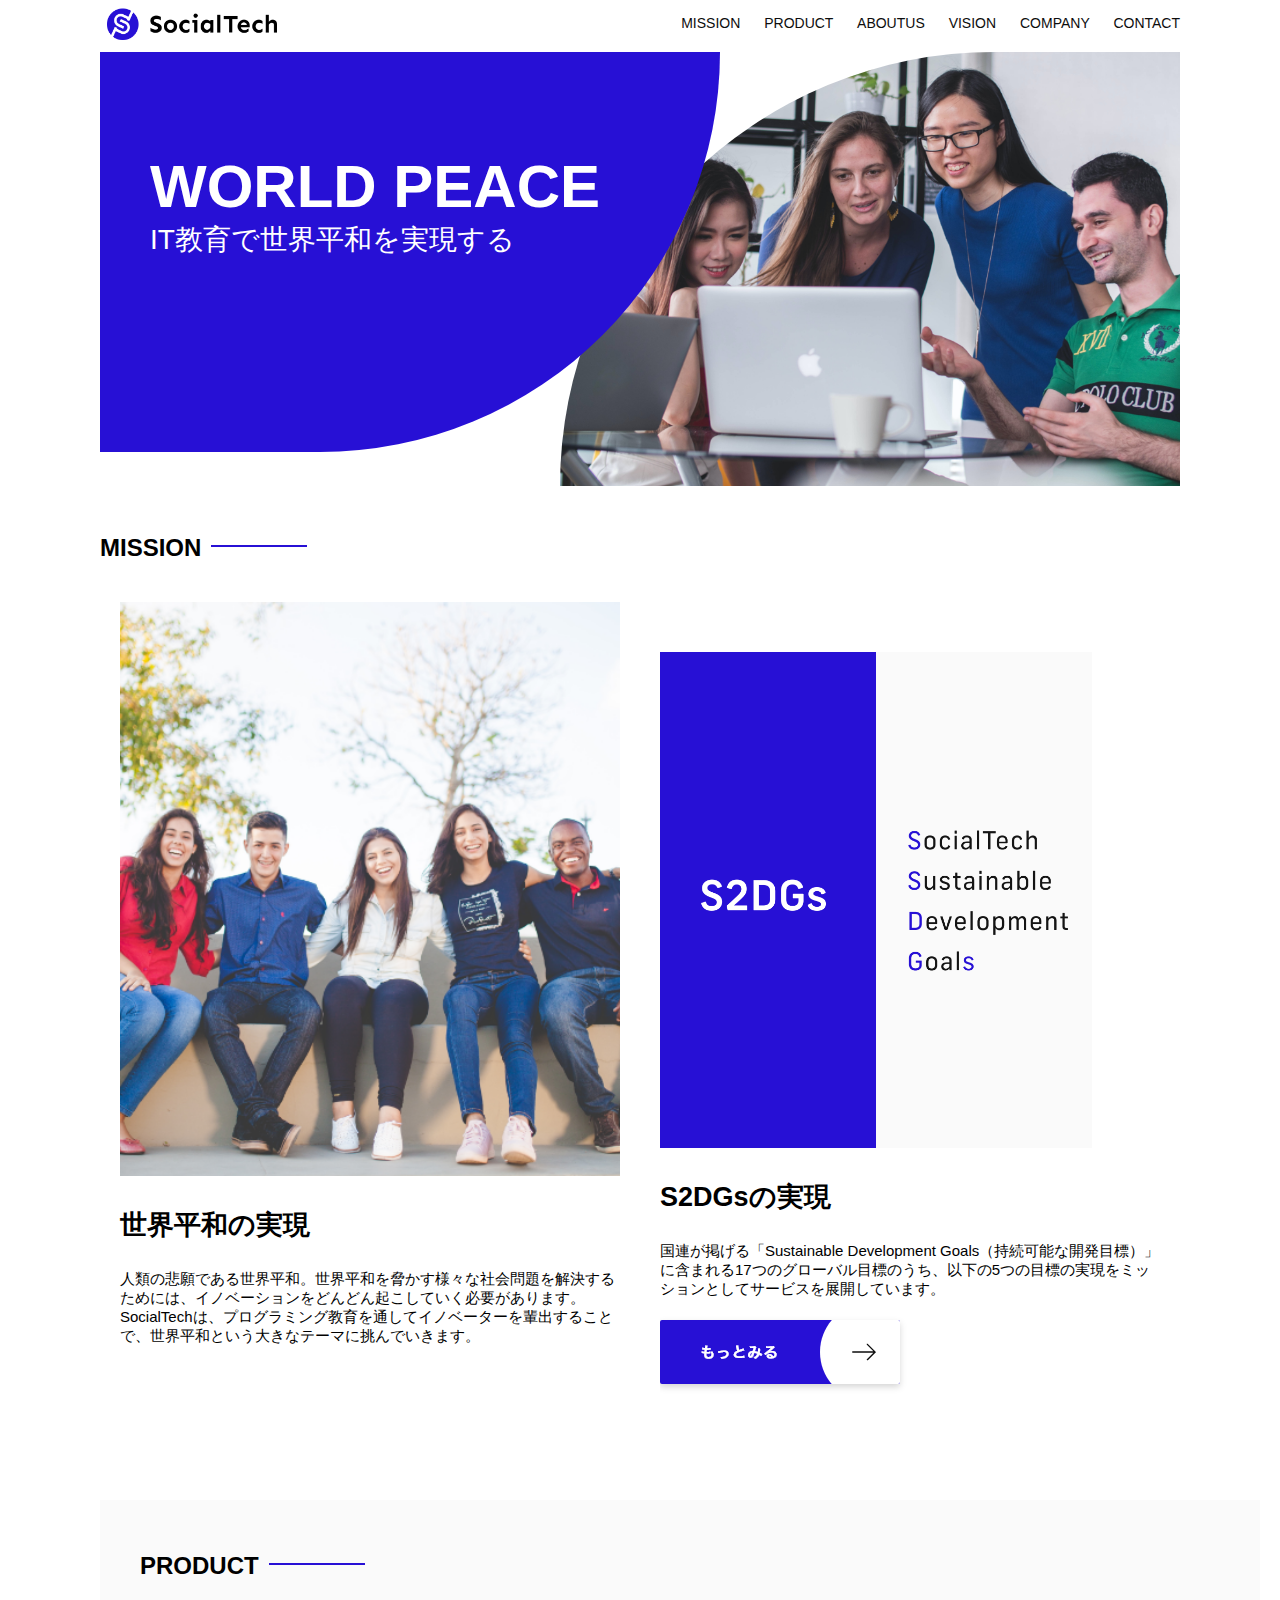
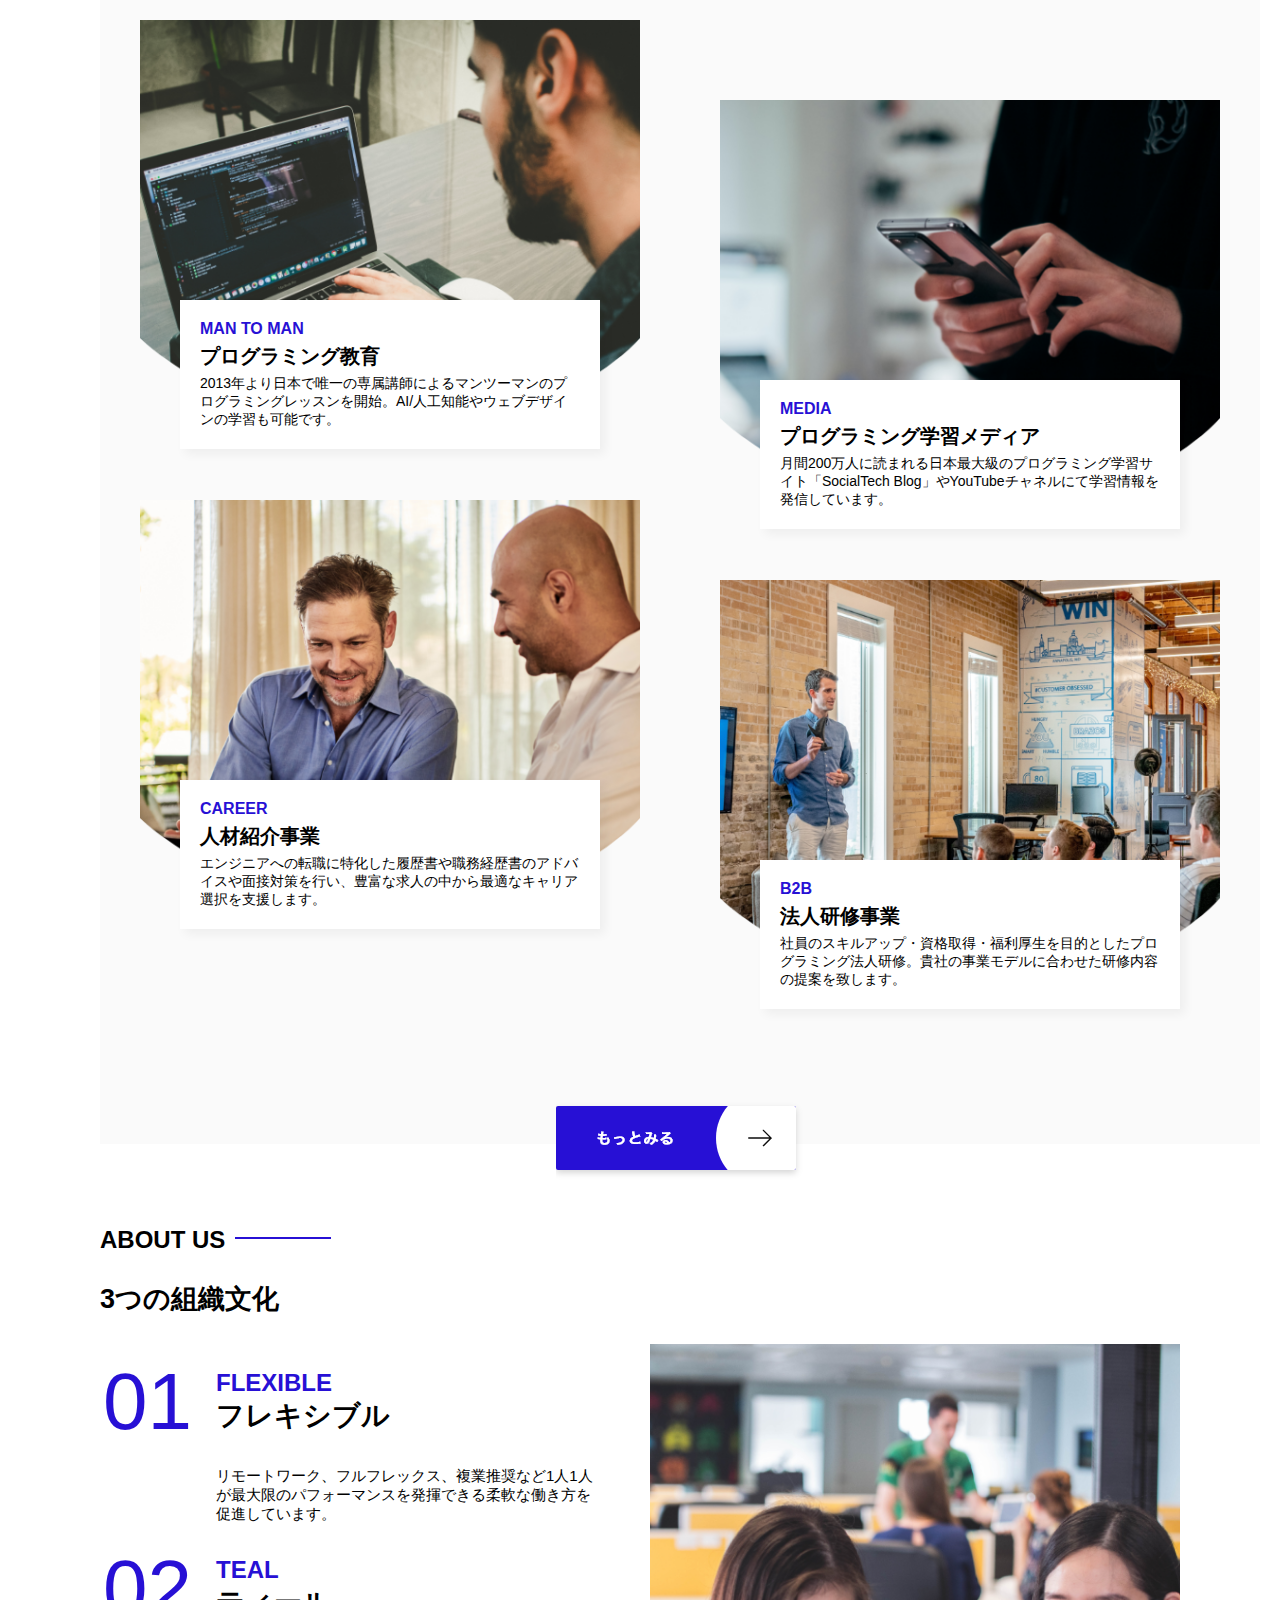
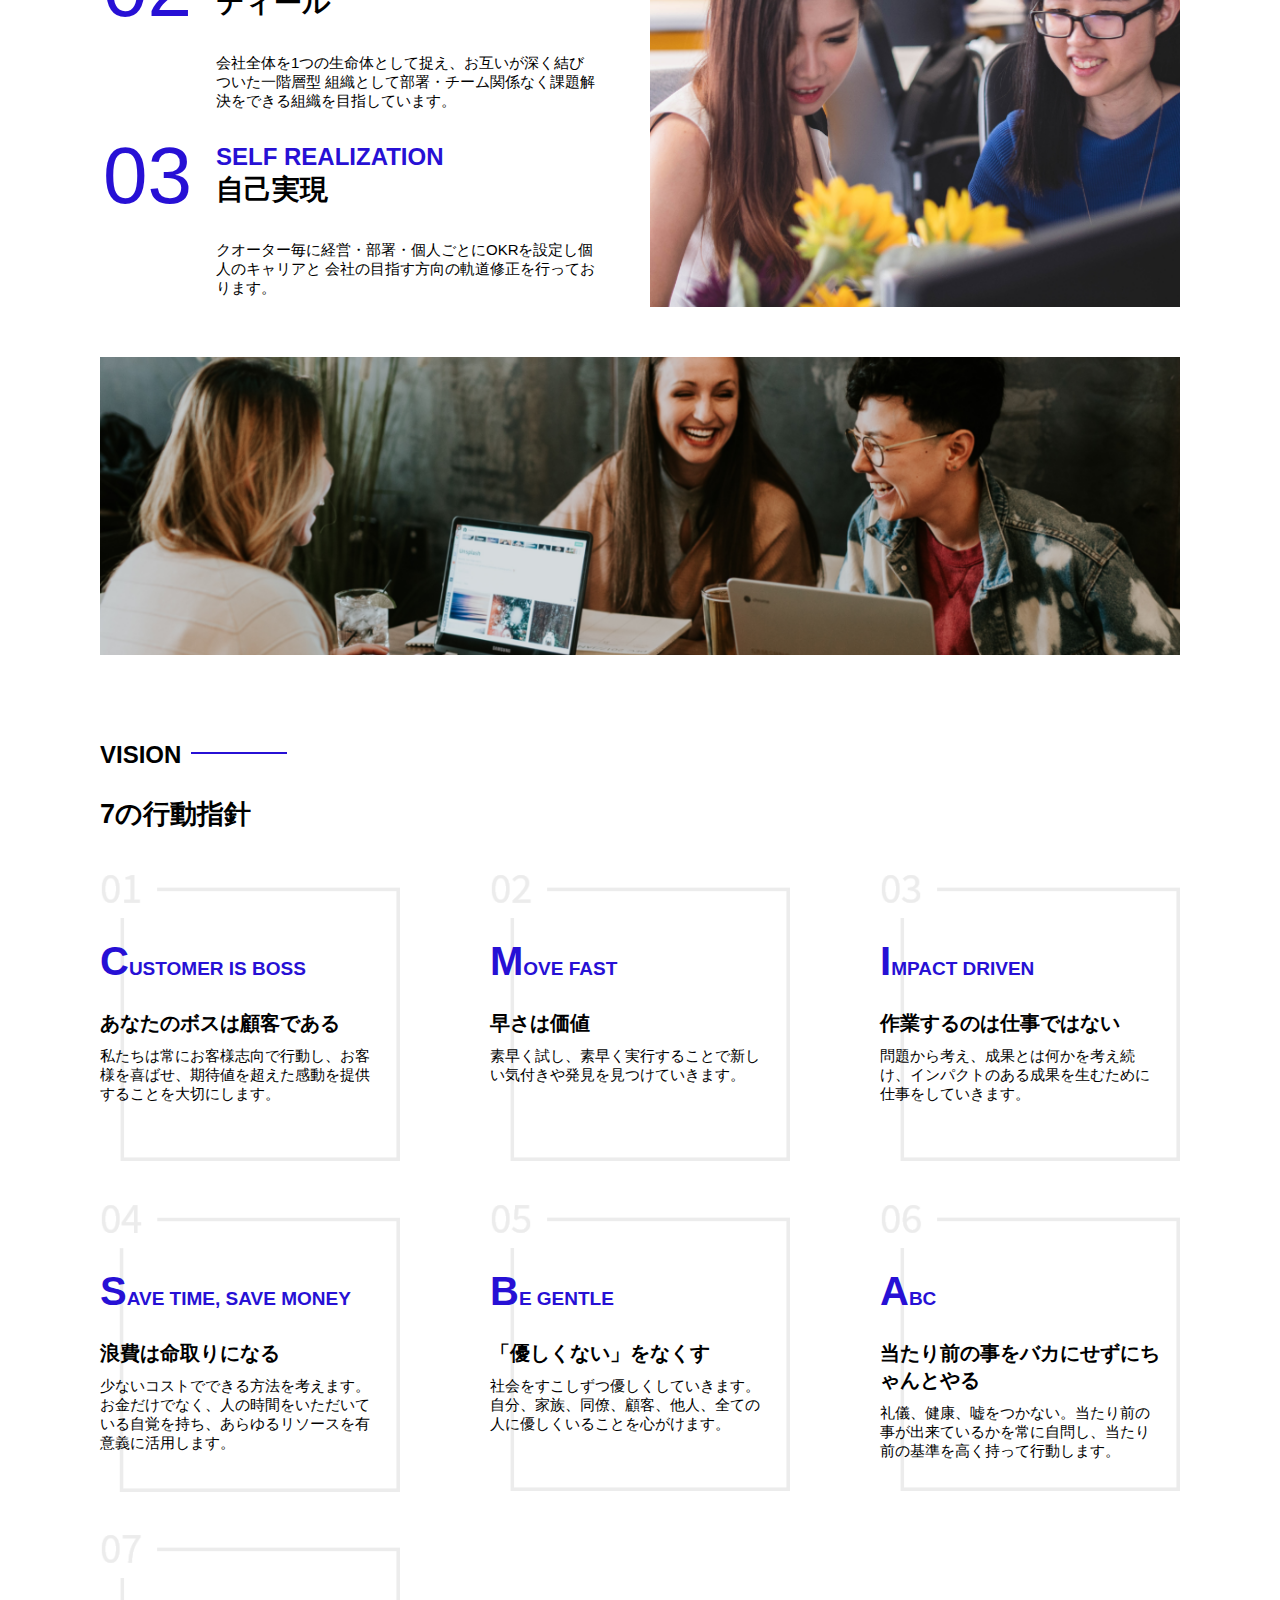
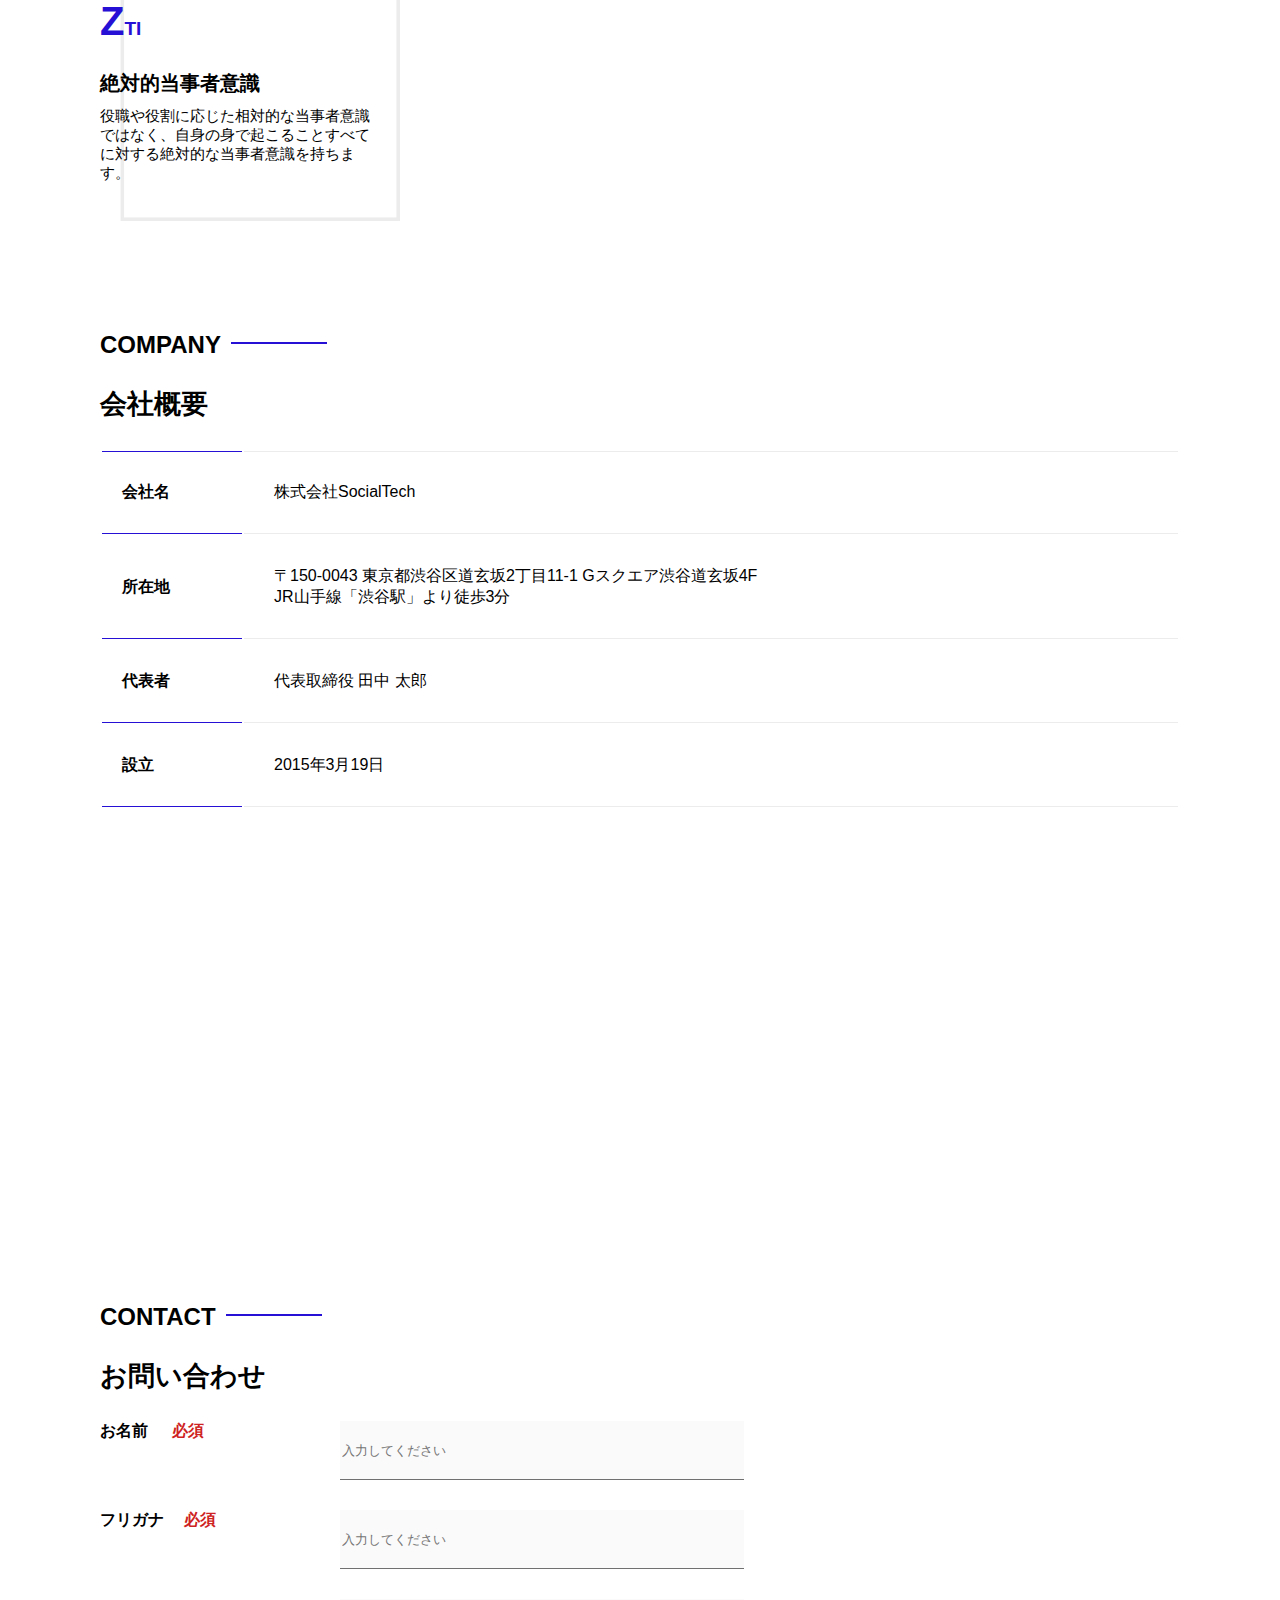
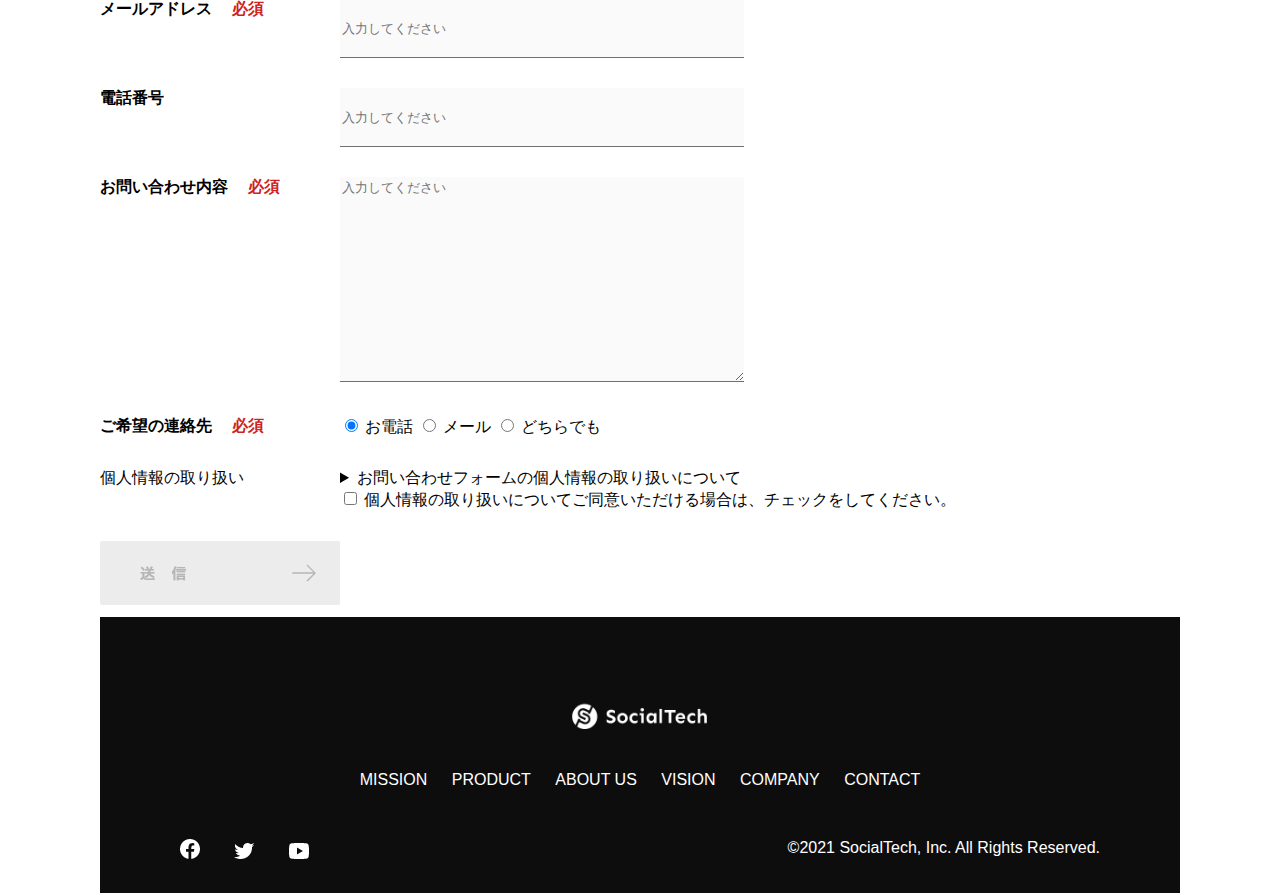
<file: index.html>
<!DOCTYPE html>
<head>
  <title>SocialTech</title>
  <meta charset="utf-8">
  <meta name="description" content="SocialTechはEdTech業界のリーディングカンパニーを目指します。">
  <meta name="viewport" content="width=device-width, initial-scale=1.0">
  <link rel="stylesheet" href="style.css">
</head>
<body>
  <!--  ヘッダー -->
  <header>
    <a href="index.html" id="logo"><img src="images/logo.png" alt="トップページに戻る"></a>
  
  <!-- PC用ナビゲーション -->
    <nav id="nav-pc">
      <a href="mission.html">MISSION</a>
      <a href="product.html">PRODUCT</a>
      <a href="index.html#aboutus">ABOUTUS</a>
      <a href="index.html#vision">VISION</a>
      <a href="index.html#company">COMPANY</a>
      <a href="index.html#contact">CONTACT</a>
    </nav>
    <!--  スマホ用メニューボタン -->
    <img id="menu-sp" src="images/button-menu.png" alt="ナビゲーションを開く" onclick="document.getElementById('nav-sp').style.display = 'block'">
    <!-- スマホ用ナビゲーション -->
    <nav id="nav-sp">
      <img id="close" src="images/button-close.png" alt="ナビゲーションを閉じる" onclick="document.getElementById('nav-sp').style.display = 'none'">
      <a id="logo-sp" href="index.html" onclick="document.getElementById('nav-sp').style.display = 'none'">
      <img src="images/logo-sp.png" alt="トップページに戻る"></a>
      <a class="menu" href="mission.html" onclick="document.getElementById('nav-sp').style.display = 'none'">MISSION</a>
      <a class="menu" href="product.html" onclick="document.getElementById('nav-sp').style.display = 'none'">PRODUCT</a>
      <a class="menu" href="index.html#aboutus" onclick="document.getElementById('nav-sp').style.display = 'none'">ABOUT US</a>
      <a class="menu" href="index.html#vision" onclick="document.getElementById('nav-sp').style.display = 'none'">VISION</a>
      <a class="menu" href="index.html#company" onclick="document.getElementById('nav-sp').style.display = 'none'">COMPANY</a>
      <a class="menu" href="index.html#contact" onclick="document.getElementById('nav-sp').style.display = 'none'">CONTACT</a>
      <div id="sns">
        <a href="https://www.facebook.com/sejuku2013"><img src="images/button-facebook.png" alt="Facebookのリンク"></a>
        <a href="https://twitter.com/samuraijuku"><img src="images/button-twitter.png" alt="Twitterのリンク"></a>
        <a href="https://www.youtube.com/channel/UCCFOQO5aDK0xXam4cUQXT8g"><img src="images/button-youtube.png" alt="Youtubeのリンク"></a>
      </div> 
    </nav>
  </header>
  <main>
    <article>
      <!-- メインビジュアル -->
      <section id="main-visual">
        <div id="main-message">
          <h1>WORLD PEACE</h1>
          <p>IT教育で世界平和を実現する</p>
        </div>
        <img src="images/index/index-main.png" alt="PCの周りに集まる多国籍の仲間たち">
      </section>
      <!-- ミッション -->
      <section id="mission">
        <h2 id="index-h2">MISSION</h2>
        <div id="mission-flex">
          <div>
            <img id="mission-photo" src="images/index/index-mission.png" alt="屋外のベンチで写真を撮影する多国籍の仲間たち">
            <h3>世界平和の実現</h3>
            <p>
              人類の悲願である世界平和。世界平和を脅かす様々な社会問題を解決するためには、イノベーションをどんどん起こしていく必要があります。SocialTechは、プログラミング教育を通してイノベーターを輩出することで、世界平和という大きなテーマに挑んでいきます。
            </p>
          </div>
          <div>
            <img id="s2dgs" src="images/index/s2dgs.png" alt="S2DGS">
            <h3>S2DGsの実現</h3>
            <p>
              国連が掲げる「Sustainable Development Goals（持続可能な開発目標）」に含まれる17つのグローバル目標のうち、以下の5つの目標の実現をミッションとしてサービスを展開しています。
            </p>
            <a href="mission.html">
              <img src="images/button-more.png" alt="もっと見る">
            </a>
          </div>
        </div>
      </section>
      <!-- プロダクト -->
      <section id="product">
          <h2 class="index-h2">PRODUCT</h2>
          <div>
            <div id="product-left">
              <div>
                <img class="product-photo" src="images/index/index-mantoman.png" alt="PCでコードを書く男性">
                <div class="product-explain">
                  <span>MAN TO MAN</span>
                  <h3>プログラミング教育</h3>
                  <p>2013年より日本で唯一の専属講師によるマンツーマンのプログラミングレッスンを開始。AI/人工知能やウェブデザインの学習も可能です。
                  </p>
                </div>
              </div>
              <div>
                <img class="product-photo" src="images/index/index-career.png" alt="笑顔で話し合う2人の男性">
                <div class="product-explain">
                  <span>CAREER</span>
                  <h3>人材紹介事業</h3>
                  <p>エンジニアへの転職に特化した履歴書や職務経歴書のアドバイスや面接対策を行い、豊富な求人の中から最適なキャリア選択を支援します。
                  </p>
                </div>
              </div>
            </div>
            <div id="product-right">
              <div>
                <img class="product-photo" src="images/index/index-media.png" alt="スマートフォンを操作する人">
                <div class="product-explain">
                  <span>MEDIA</span>
                  <h3>プログラミング学習メディア</h3>
                  <p>月間200万人に読まれる日本最大級のプログラミング学習サイト「SocialTech Blog」やYouTubeチャネルにて学習情報を発信しています。
                  </p>
                </div>
              </div>
              <div>
                <img class="product-photo" src="images/index/index-b2b.png" alt="講演中の男性とそれを聴く人々">
                <div class="product-explain">
                  <span>B2B</span>
                  <h3>法人研修事業</h3>
                  <p>社員のスキルアップ・資格取得・福利厚生を目的としたプログラミング法人研修。貴社の事業モデルに合わせた研修内容の提案を致します。
                  </p>
                </div>
              </div>
            </div>
          </div>
            <div>
              <a id="product-more" href="product.html">
                <img src="images/button-more.png" alt="もっと見る">
              </a>
            </div>
      </section>
      <!-- ABOUT US -->
      <section id="aboutus">
        <h2 class="index-h2">ABOUT US</h2>
        <h3>3つの組織文化</h3>
        <div>
          <table class="culture-table">
            <tr>
              <td>
                <span class="culture-num">01</span>
              </td>
              <td>
                <span class="culture-en">FLEXIBLE</span>
                <span class="culture-jp">フレキシブル</span>
              </td>
            </tr>
            <tr>
              <td>
                <!--  空のセル -->
              </td>
              <td>	
                <p class="culture-description">リモートワーク、フルフレックス、複業推奨など1人1人が最大限のパフォーマンスを発揮できる柔軟な働き方を促進しています。</p>
              </td>
            </tr>
            <tr>
              <td>
                <span class="culture-num">02</span>
              </td>
              <td>
                <span class="culture-en">TEAL</span>
                <span class="culture-jp">ティール</span>
              </td>
            </tr>
            <tr>
              <td>
                <!-- 空のセル -->
              </td>
              <td>
                <p class="culture-description">会社全体を1つの生命体として捉え、お互いが深く結びついた一階層型 組織として部署・チーム関係なく課題解決をできる組織を目指しています。</p>
              </td>
            </tr>
            <tr>
              <td>
                <span class="culture-num">03</span>
              </td>
              <td>
                <span class="culture-en">SELF REALIZATION</span>
                <span class="culture-jp">自己実現</span>
              </td>
            </tr>
            <tr>
              <td>
                <!-- 空のセル -->
              </td>
              <td>
                <p class="culture-description">クオーター毎に経営・部署・個人ごとにOKRを設定し個人のキャリアと 会社の目指す方向の軌道修正を行っております。</p>
              </td>
            </tr>
          </table>
          <img class="culture-img" src="images/index/index-aboutus1.png" alt="笑顔で話し合う2人の女性">
        </div>
        <img class="culture-img2" src="images/index/index-aboutus2.png" alt="笑顔で話し合う3人の男女">
      </section>
      <!-- ビジョン -->
      <section id="vision">
        <h2 class="index-h2">VISION</h2>
        <h3>7の行動指針</h3>
          <div>
            <div class="vision-box">
              <img src="images/index/vision-01.png" alt="01">
              <span>
                <h4>CUSTOMER IS BOSS</h4>
                <h5>あなたのボスは顧客である</h5>
                <p>私たちは常にお客様志向で行動し、お客様を喜ばせ、期待値を超えた感動を提供することを大切にします。                </p>
              </span>
            </div>
            <div class="vision-box">
              <img src="images/index/vision-02.png" alt="02">
              <span>
                <h4>MOVE FAST</h4>
                <h5>早さは価値</h5>
                <p>素早く試し、素早く実行することで新しい気付きや発見を見つけていきます。</p>
              </span>
            </div>
            <div class="vision-box">
              <img src="images/index/vision-03.png" alt="03">
              <span>
                <h4>IMPACT DRIVEN</h4>
                <h5>作業するのは仕事ではない</h5>
                <p>問題から考え、成果とは何かを考え続け、インパクトのある成果を生むために仕事をしていきます。</p>
              </span>
            </div>
            <div class="vision-box">
              <img src="images/index/vision-04.png" alt="04">
              <span>
                <h4>SAVE TIME, SAVE MONEY</h4>
                <h5>浪費は命取りになる</h5>
                <p>少ないコストでできる方法を考えます。お金だけでなく、人の時間をいただいている自覚を持ち、あらゆるリソースを有意義に活用します。</p>
              </span>
            </div>
            <div class="vision-box">
              <img src="images/index/vision-05.png" alt="05">
              <span>
                <h4>BE GENTLE</h4>
                <h5>「優しくない」をなくす</h5>
                <p>社会をすこしずつ優しくしていきます。自分、家族、同僚、顧客、他人、全ての人に優しくいることを心がけます。</p>
              </span>
            </div>
            <div class="vision-box">
              <img src="images/index/vision-06.png" alt="06">
              <span>
                <h4>ABC</h4>
                <h5>当たり前の事をバカにせずにちゃんとやる</h5>
                <p>礼儀、健康、嘘をつかない。当たり前の事が出来ているかを常に自問し、当たり前の基準を高く持って行動します。</p>
              </span>
            </div>
            <div class="vision-box">
              <img src="images/index/vision-07.png" alt="07">
              <span>
                <h4>ZTI</h4>
                <h5>絶対的当事者意識</h5>
                <p>役職や役割に応じた相対的な当事者意識ではなく、自身の身で起こることすべてに対する絶対的な当事者意識を持ちます。</p>
              </span>
            </div>
          </div>
      </section>
      <!-- カンパニー -->
      <section id="company">
        <h2 class="index-h2">COMPANY</h2>
        <h3>会社概要</h3>
        <table id="company-table">
          <tr>
            <th class="tableheader-first">会社名</th>
            <td class="cell-first">株式会社SocialTech</td>
          </tr>
          <tr>
            <th class="tableheader">所在地</th>
            <td class="cell">〒150-0043 東京都渋谷区道玄坂2丁目11-1 Gスクエア渋谷道玄坂4F<br>JR山手線「渋谷駅」より徒歩3分</td>
          </tr>
          <tr>
            <th class="tableheader">代表者</th>
            <td class="cell">代表取締役 田中 太郎</td>
          </tr>
          <tr>
            <th class="tableheader">設立</th>
            <td class="cell">2015年3月19日</td>
          </tr>
        </table>
        <iframe src="https://www.google.com/maps/embed?pb=!1m12!1m8!1m3!1d6483.544377946065!2d139.696043!3d35.657984!3m2!1i1024!2i768!4f13.1!2m1!1zSk1G44OT44Or5riL6LC3MDMg44CSMTUwLTAwNDMg5p2x5Lqs6YO95riL6LC35Yy66YGT546E5Z2C77yS5LiB55uu77yR77yR4oiS77yR!5e0!3m2!1sja!2sjp!4v1678006409055!5m2!1sja!2sjp" width="600" height="450" style="border:0;" allowfullscreen="" loading="lazy" referrerpolicy="no-referrer-when-downgrade"></iframe>
      </section>
      <!-- CONTACT -->
      <section id="contact">
        <h2 class="index-h2">CONTACT</h2>
        <h3>お問い合わせ</h3>
        <!-- STATIC FORMS -->
        <form action="https://api.staticforms.xyz/submit" method="post">
          <input type="text" name="honeypot" style="display:none">
          <input type="hidden" name="accessKey" value="0051776d-141c-40ab-b96c-2b8776c0e03f">
          <input type="hidden" name="subject" value="Webサイトからお問い合わせがありました" >
          <input type="hidden" name="replyTo" value="asukaorbit2@gmail.com">
          <input type="hidden" name="redirectTo" value="">
          <div>
            <div class="contact-heading">
              <label class="contact-label">お名前 <span class="contact-span">必須</span></label>
            </div>
            <div>
              <input type="text" name="name" placeholder="入力してください" class="contact-textbox">
            </div>
          </div>
          <div>
            <div class="contact-heading">
              <label class="contact-label">フリガナ<span class="contact-span">必須</span></label>
            </div>
            <div>
              <input type="text" name="hurigana" placeholder="入力してください" class="contact-textbox">
            </div>
          </div>
          <div>
            <div class="contact-heading">
              <label class="contact-label">メールアドレス<span class="contact-span">必須</span></label>
            </div>
            <div>
              <input type="text" name="email" placeholder="入力してください" class="contact-textbox">
            </div>
          </div>
          <div>
            <div class="contact-heading">
              <label class="contact-label">電話番号</label>
            </div>
            <div>
              <input type="text" name="tel" placeholder="入力してください" class="contact-textbox">
            </div>
          </div>
          <div>
            <div class="contact-heading">
              <label class="contact-label">お問い合わせ内容<span class="contact-span">必須</span></label>
            </div>
            <div>
              <textarea name="message" placeholder="入力してください" class="contact-textarea"></textarea>
            </div>
          </div>
          <div>
            <div class="contact-heading">
              <label class="contact-label">ご希望の連絡先<span class="contact-span">必須</span></label>
            </div>
            <div>
              <input class="radiobutton" type="radio" value="tel" name="contact" checked>
              <label>お電話</label>
              <input class="radiobutton" type="radio" value="mail" name="contact">
              <label>メール</label>
              <input class="radiobutton" type="radio" value="both" name="contact">
              <label>どちらでも</label>
            </div>
          </div>
          <div>
            <div class="contact-heading">
              <label>個人情報の取り扱い</label>
            </div>
            <div>
              <details>
                <summary>お問い合わせフォームの個人情報の取り扱いについて</summary>
                <div>
                  <span>１．組織の名称又は氏名</span><br>
                  株式会社SocialTech<br><br>
                  <span>２．個人情報保護管理者（若しくはその代理人）の氏名又は職名、所属及び連絡先
                    鈴木 一郎 コーポレート部</span><br>
                  メールアドレス：support@socialtech.net<br>
                  TEL：03-xxxx-xxxx<br>
                  <span>３．個人情報の利用目的</span><br>
                  ・本サービス及び本サービスに関連する情報の提供又はそれらに関する連絡のため<br>
                  ・ユーザーの本人確認のため<br>
                  ・当社サービスのご案内のため<br>
                  ・当社の商品等の広告または宣伝（電子メールによるものを含むものとします。）<br><br>
                  <span>４．個人情報の取り扱い業務の委託</span><br>
                  個人情報の取扱業務の全部または一部を外部に業務委託する場合があります。<br>
                  その際、弊社は、個人情報を適切に保護できる管理体制を敷き実行していることを条件として<br>
                  委託先を厳選したうえで、機密保持契約を委託先と締結し、お客様の個人情報を厳密に管理させます。<br><br>
                  <span>５．個人情報の開示等の請求</span><br>
                  お客様は、弊社に対してご自身の個人情報の開示等（利用目的の通知、開示、内容の訂正・追加・削除、利用の停止または消去、第三者への提供の停止）に関して、当社問合わせ窓口に申し出ることができます。<br>
                  その際、弊社はお客様ご本人を確認させていただいたうえで、合理的な期間内に対応いたします。<br><br>
                  なお、個人情報に関する弊社問合わせ先は、次の通りです。<br><br>
                  株式会社SocialTech　個人情報問合せ窓口<br>
                  〒150-0043　東京都渋谷区道玄坂2丁目11-1 Ｇスクエア渋谷道玄坂 4F<br>
                  メールアドレス：support@socialtech.net　TEL：03-xxxx-xxxx<br><br>
                  <span>６．個人情報を提供されることの任意性について</span><br><br>
                  お客様がご自身の個人情報を弊社に提供されるか否かは、お客様のご判断によりますが、もしご提供されない場合には、適切なサービスが提供できない場合がありますので予めご了承ください。
                </div>
              </details>
              <input type="checkbox" name="agree">
              <span>個人情報の取り扱いについてご同意いただける場合は、チェックをしてください。</span>
            </div>
          </div>
          <input type="image" src="images/button-submit.png" alt="送信する">
        </form>
      </section>
    </article>
    <!-- フッター -->
    <footer>
      <div id="footer-logo">
        <img src="images/logo-sp.png" alt="SocialTech">
      </div>
      <div id="footer-link">
        <a href="mission.html">MISSION</a>
        <a href="product.html">PRODUCT</a>
        <a href="index.html#aboutus">ABOUT US</a>
        <a href="index.html#vision">VISION</a>
        <a href="index.html#company">COMPANY</a>
        <a href="index.html#contact">CONTACT</a>
      </div>
      <div id="sns-footer">
        <a href="https://www.facebook.com/sejuku2013"><img src="images/button-facebook.png" alt="Facebook"></a>
        <a href="https://twitter.com/samuraijuku"><img src="images/button-twitter.png" alt="Twitter"></a>
        <a href="https://www.youtube.com/channel/UCCFOQO5aDK0xXam4cUQXT8g"><img src="images/button-youtube.png" alt="Youtube"></a>
        <span id="copyright">&copy;2021 SocialTech, Inc. All Rights Reserved.</span>
      </div>
    </footer>
  </main>
</body>
</head>
</file>
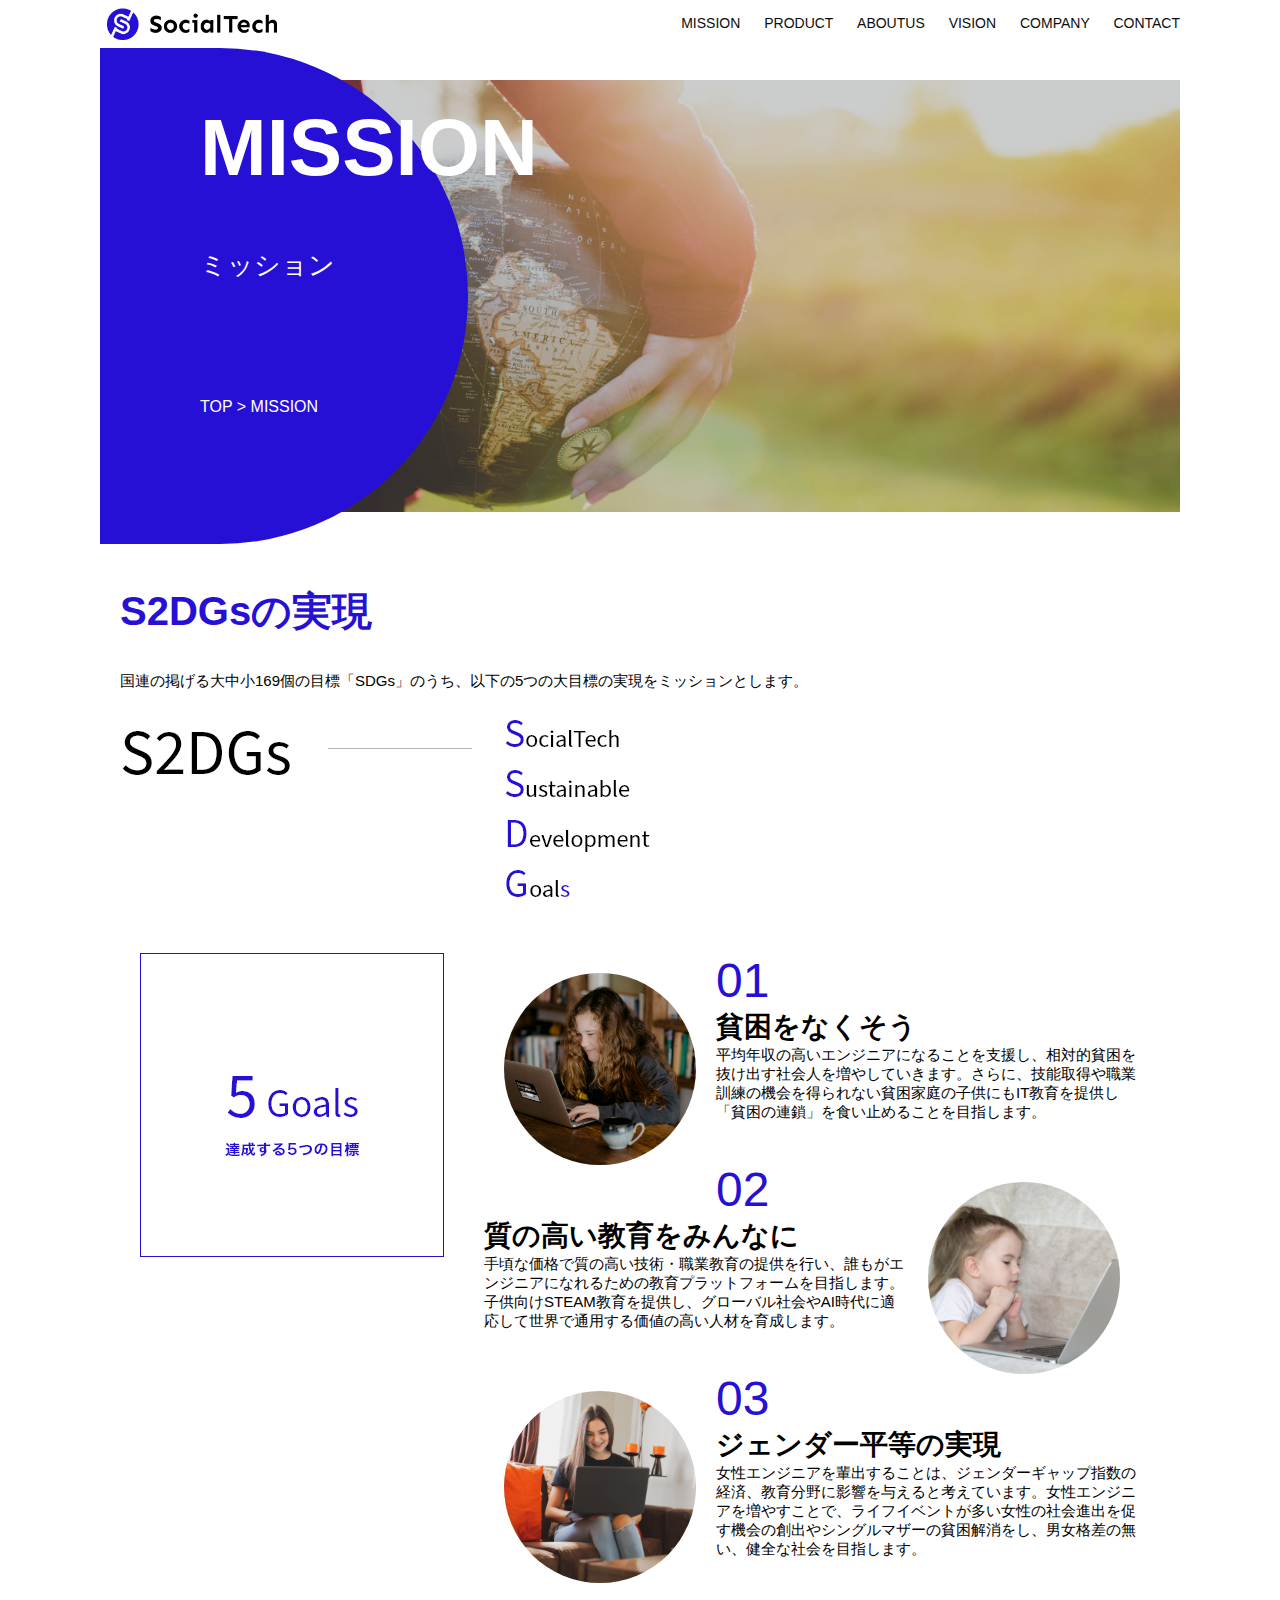
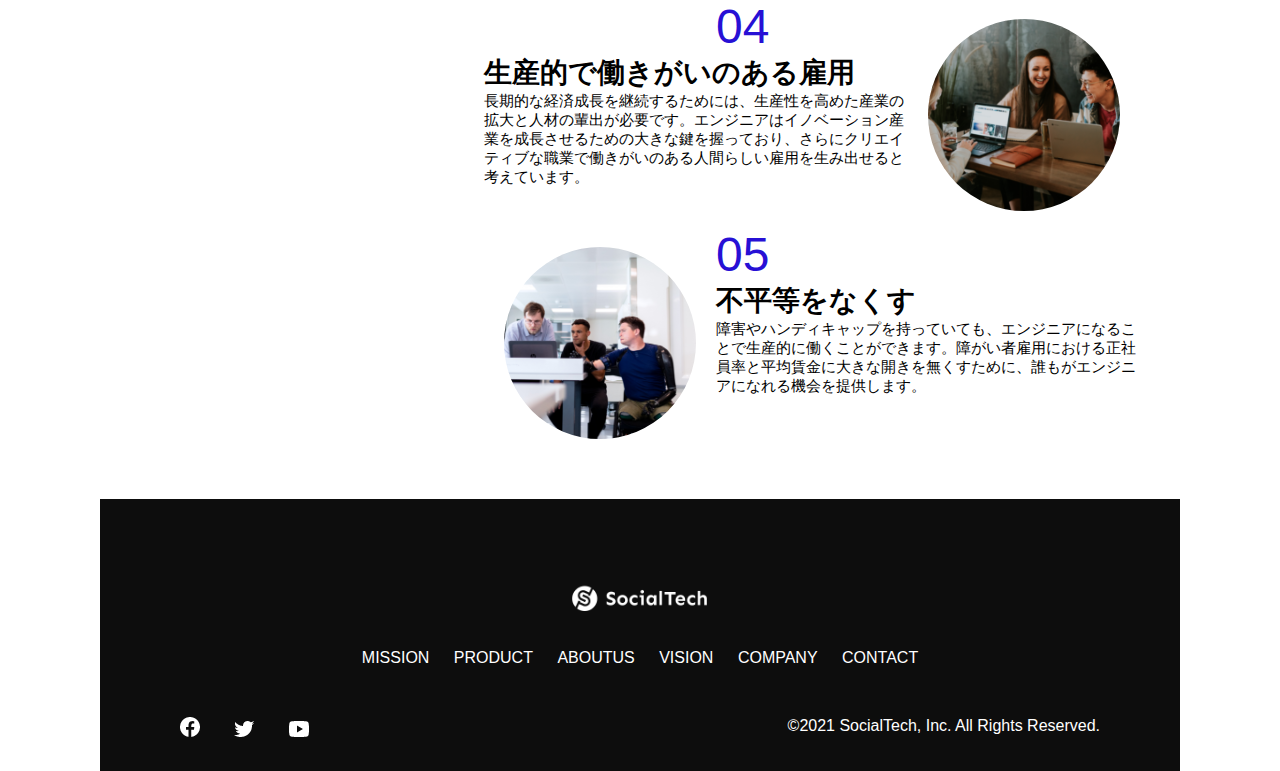
<file: mission.html>
<html>
  <head>
    <title>SocialTech - MISSION ミッション -</title>
    <meta charset="utf-8">
    <meta name="description" content="SocialTechが目指す5つの目標（S2DGs）を紹介します">
    <meta name="viewport" content="width=device-width, initial-scale=1.0">
    <link rel="stylesheet" href="style.css">
  </head>

  <body>
    <header>
      <a href="index.html"><img src="images/logo.png" alt="トップページに戻る"></a>
      <nav id="nav-pc">
        <a href="mission.html">MISSION</a>
        <a href="product.html">PRODUCT</a>
        <a href="index.html#aboutus">ABOUTUS</a>
        <a href="index.html#vision">VISION</a>
        <a href="index.html#company">COMPANY</a>
        <a href="index.html#contact">CONTACT</a>
      </nav>

      <img id="menu-sp" src="images/button-menu.png" alt="ナビゲーションを開く" onclick="document.getElementById('nav-sp').style.display = 'block'">
      <nav id="nav-sp">
        <img id="close" src="images/button-close.png" alt="ナビゲーションを閉じる" onclick="document.getElementById('nav-sp').style.display = 'none'">
        <a id="logo-sp" href="index.html" onclick="document.getElementById('nav-sp').style.display = 'none'">
        <img src="images/logo-sp.png" alt="トップページに戻る"></a>
        <a class="menu" href="mission.html" onclick="document.getElementById('nav-sp').style.display = 'none'">MISSION</a>
        <a class="menu" href="product.html" onclick="document.getElementById('nav-sp').style.display = 'none'">PRODUCT</a>
        <a class="menu" href="index.html#aboutus" onclick="document.getElementById('nav-sp').style.display = 'none'">ABOUT US</a>
        <a class="menu" href="index.html#vision" onclick="document.getElementById('nav-sp').style.display = 'none'">VISION</a>
        <a class="menu" href="index.html#company" onclick="document.getElementById('nav-sp').style.display = 'none'">COMPANY</a>
        <a class="menu" href="index.html#contact" onclick="document.getElementById('nav-sp').style.display = 'none'">CONTACT</a>
        <div id="sns">
          <a href="https://www.facebook.com/sejuku2013"><img src="images/button-facebook.png" alt="Facebookのリンク"></a>
          <a href="https://twitter.com/samuraijuku"><img src="images/button-twitter.png" alt="Twitterのリンク"></a>
          <a href="https://www.youtube.com/channel/UCCFOQO5aDK0xXam4cUQXT8g"><img src="images/button-youtube.png" alt="Youtubeのリンク"></a>
        </div> 
      </nav>
    </header>
    <main>
      <article>
        <section id="mission-main">
          <div id="mission-title">
            <h1>MISSION</h1>
            <span>ミッション</span>
            <div>TOP > MISSION</div>
          </div>
        </section>
        <section id="mission-s2dgs">
          <h2 class="mission-h2">S2DGsの実現</h2>
          <p>国連の掲げる大中小169個の目標「SDGs」のうち、以下の5つの大目標の実現をミッションとします。</p>
          <img src="images/mission/mission-s2dgs.png" alt="S2DGS">
        </section>
        <section id="mission-5goals">
          <div>
            <img id=s2dgs-image src="images/mission/mission-5goals.png" alt="5Goals">
          </div>

          <div>
            <div>
              <img class="fivegoals-image-left" src="images/mission/mission-5goals01.png" alt="PCを操作する女の子">
              <span class="fivegoals-number">01</span>
              <h3 class="fivegoals-h3">貧困をなくそう</h3>
              <p class="fivegoals-p">平均年収の高いエンジニアになることを支援し、相対的貧困を抜け出す社会人を増やしていきます。さらに、技能取得や職業訓練の機会を得られない貧困家庭の子供にもIT教育を提供し「貧困の連鎖」を食い止めることを目指します。</p>
            </div>

            <div>
              <img class="fivegoals-image-right" src="images/mission/mission-5goals02.png" alt="PCを見つめる小さい女の子">
              <span class="fivegoals-number">02</span>
              <h3 class="fivegoals-h3">質の高い教育をみんなに</h3>
              <p class="fivegoals-p">手頃な価格で質の高い技術・職業教育の提供を行い、誰もがエンジニアになれるための教育プラットフォームを目指します。子供向けSTEAM教育を提供し、グローバル社会やAI時代に適応して世界で通用する価値の高い人材を育成します。</p>
            </div>

            <div>
              <img class="fivegoals-image-left" src="images/mission/mission-5goals03.png" alt="PCを操作する女性">
              <span class="fivegoals-number">03</span>
              <h3 class="fivegoals-h3">ジェンダー平等の実現</h3>
              <p class="fivegoals-p">女性エンジニアを輩出することは、ジェンダーギャップ指数の経済、教育分野に影響を与えると考えています。女性エンジニアを増やすことで、ライフイベントが多い女性の社会進出を促す機会の創出やシングルマザーの貧困解消をし、男女格差の無い、健全な社会を目指します。</p>
            </div>

            <div>
              <img class="fivegoals-image-right" src="images/mission/mission-5goals04.png" alt="笑顔で話し合う3人の男女">
              <span class="fivegoals-number">04</span>
              <h3 class="fivegoals-h3">生産的で働きがいのある雇用</h3>
              <p class="fivegoals-p">長期的な経済成長を継続するためには、生産性を高めた産業の拡大と人材の輩出が必要です。エンジニアはイノベーション産業を成長させるための大きな鍵を握っており、さらにクリエイティブな職業で働きがいのある人間らしい雇用を生み出せると考えています。</p>
            </div>

            <div>
              <img class="fivegoals-image-left" src="images/mission/mission-5goals05.png" alt="障害を持つ男性が生き生きと働く様子">
              <span class="fivegoals-number">05</span>
              <h3 class="fivegoals-h3">不平等をなくす</h3>
              <p class="fivegoals-p">障害やハンディキャップを持っていても、エンジニアになることで生産的に働くことができます。障がい者雇用における正社員率と平均賃金に大きな開きを無くすために、誰もがエンジニアになれる機会を提供します。</p>
            </div>

          </div>
          
        </section>
      </article>
      <footer>
        <div id="footer-logo">
          <img src="images/logo-sp.png" alt="SocialTech" >
        </div>
        <div id="footer-link">
          <a href="mission.html">MISSION</a>
          <a href="product.html">PRODUCT</a>
          <a href="index.html#aboutus">ABOUTUS</a>
          <a href="index.html#vision"> VISION</a>
          <a href="index.html#company">COMPANY</a>
          <a href="index.html#contact">CONTACT</a>
        </div>
        <div id="sns-footer">
          <a href="https://www.facebook.com/sejuku2013"><img src="images/button-facebook.png" alt="Facebookのリンク"></a>
          <a href="https://twitter.com/samuraijuku"><img src="images/button-twitter.png" alt="Twitterのリンク"></a>
          <a href="https://www.youtube.com/channel/UCCFOQO5aDK0xXam4cUQXT8g"><img src="images/button-youtube.png" alt="Youtubeのリンク"></a>
          <span id="copyright">&copy;2021 SocialTech, Inc. All Rights Reserved.</span>
        </div>
      </footer>
    </main>
  </body>
</html>
</file>
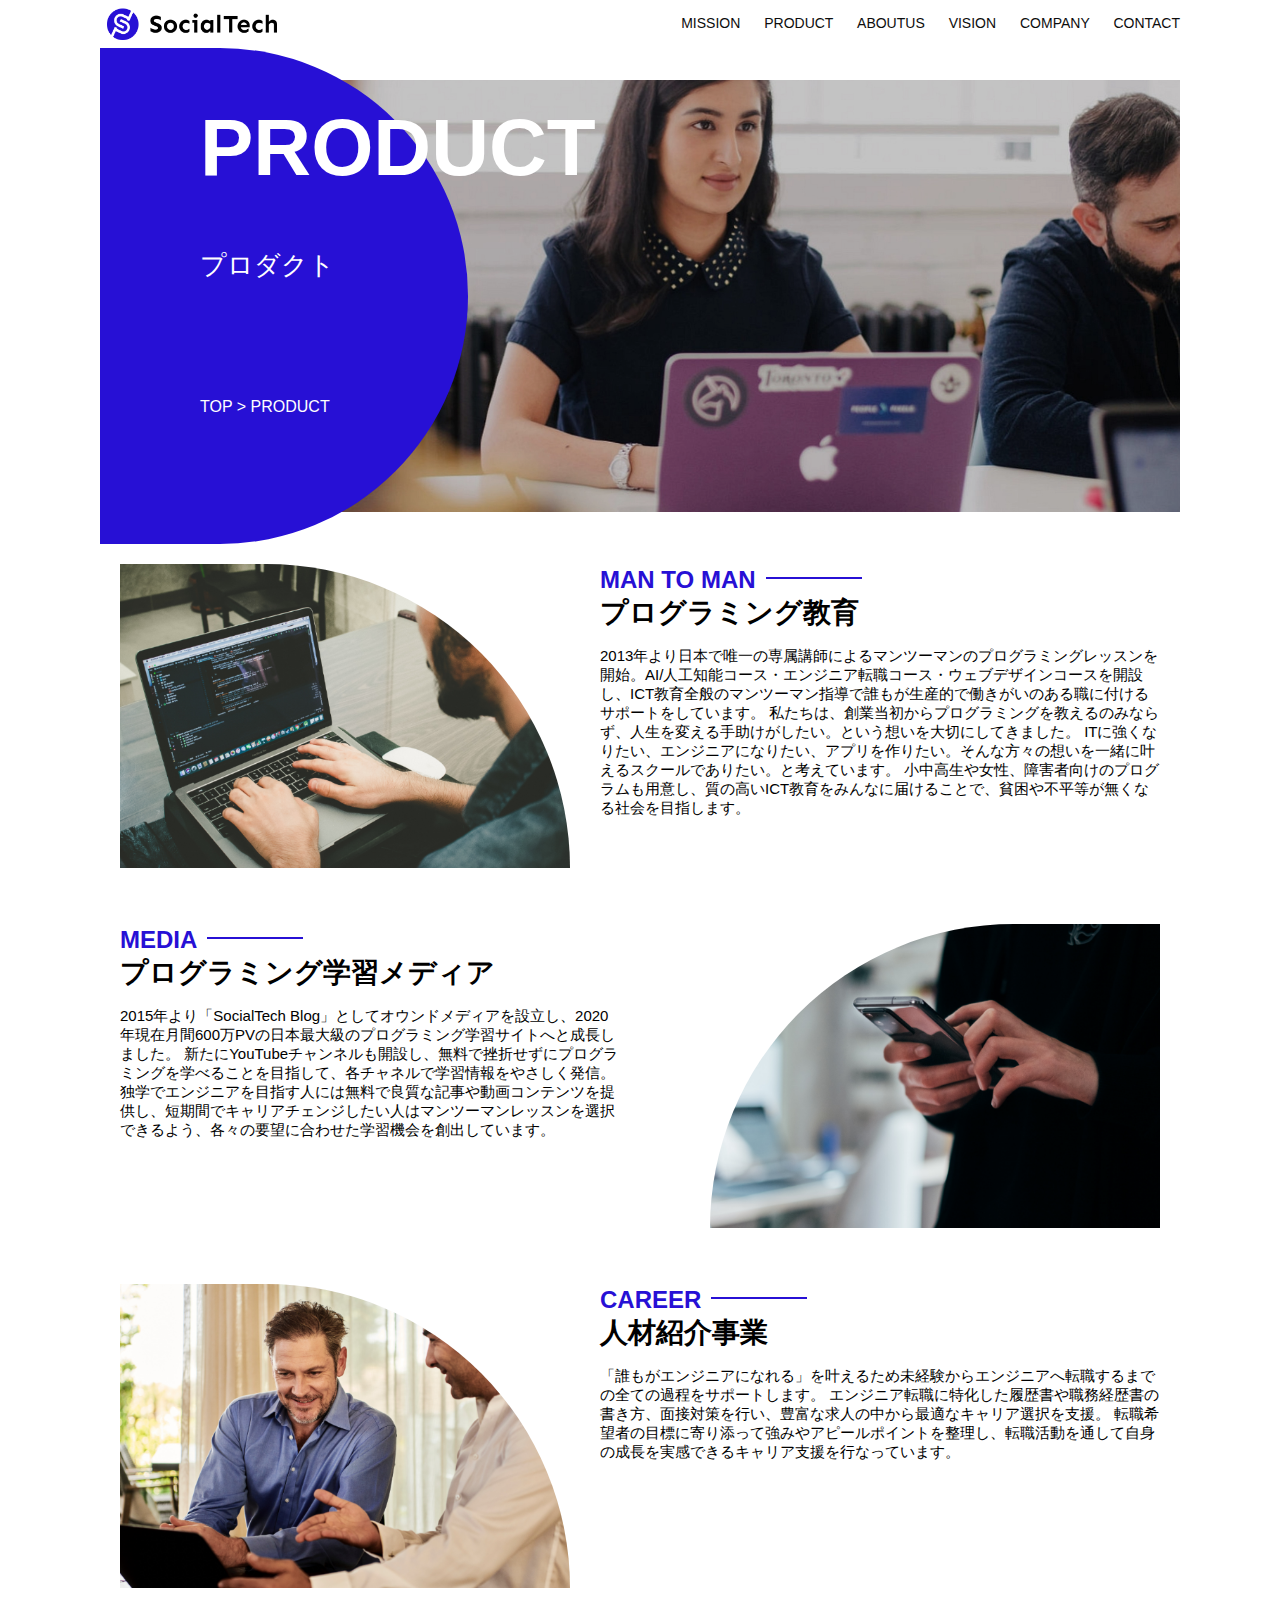
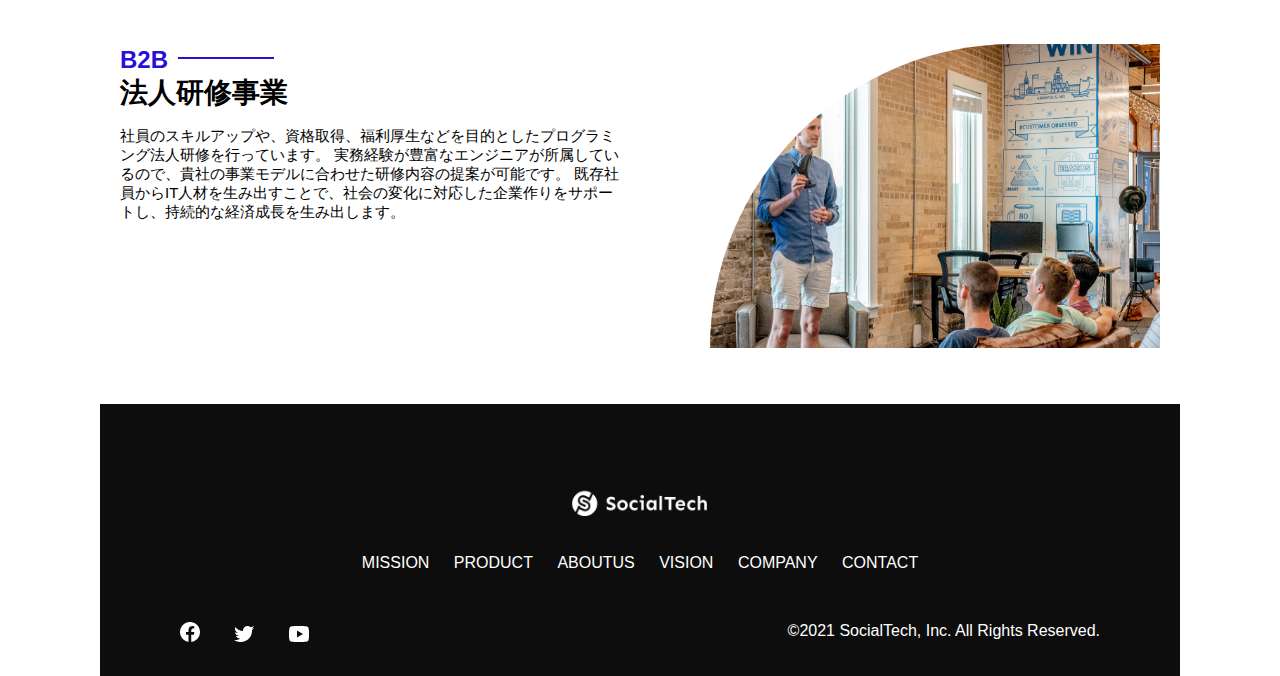
<file: product.html>
<html>
  <head>
    <title>SocialTech -PRODUCT プロダクト-</title>
    <meta charset="utf-8">
    <meta name="description" content="SocialTechの4つのプロダクトを紹介します">
    <meta name="viewport" content="width=device-width, initial-scale=1.0">
    <link rel="stylesheet" href="style.css">
  </head>

  <body>
    <header>
      <a href="index.html"><img src="images/logo.png" alt="トップページに戻る"></a>
      <nav id="nav-pc">
        <a href="mission.html">MISSION</a>
        <a href="product.html">PRODUCT</a>
        <a href="index.html#aboutus">ABOUTUS</a>
        <a href="index.html#vision">VISION</a>
        <a href="index.html#company">COMPANY</a>
        <a href="index.html#contact">CONTACT</a>
      </nav>

      <img id="menu-sp" src="images/button-menu.png" alt="ナビゲーションを開く" onclick="document.getElementById('nav-sp').style.display = 'block'">
      <nav id="nav-sp">
        <img id="close" src="images/button-close.png" alt="ナビゲーションを閉じる" onclick="document.getElementById('nav-sp').style.display = 'none'">
        <a id="logo-sp" href="index.html" onclick="document.getElementById('nav-sp').style.display = 'none'"><img src="images/logo-sp.png" alt="トップページに戻る"></a>
        <a class="menu" href="mission.html" onclick="document.getElementById('nav-sp').style.display = 'none'">MISSION</a>
        <a class="menu" href="product.html" onclick="document.getElementById('nav-sp').style.display = 'none'">PRODUCT</a>
        <a class="menu" href="index.html#aboutus" onclick="document.getElementById('nav-sp').style.display = 'none'">ABOUTUS</a>
        <a class="menu" href="index.html#vision" onclick="document.getElementById('nav-sp').style.display = 'none'">VISION</a>
        <a class="menu" href="index.html#contaxt" onclick="document.getElementById('nav-sp').style.display = 'none'">CONTACT</a>
        <div id="sns">
          <a href="https://www.facebook.com/sejuku2013"><img src="images/button-facebook.png" alt="Facebookのリンク"></a>
          <a href="https://twitter.com/samuraijuku"><img src="images/button-twitter.png" alt="Twitterのリンク"></a>
          <a href="https://www.youtube.com/channel/UCCFOQO5aDK0xXam4cUQXT8g"><img src="images/button-youtube.png" alt="Youtubeのリンク"></a>
        </div>
      </nav>
    </header>
    <main>
      <article>
        <section id="product-main">
          <div id="product-title">
            <h1>PRODUCT</h1>
            <span>プロダクト</span>
            <div>TOP > PRODUCT</div>
          </div>
        </section>
        <section class="product-section1">
          <img src="images/product/product-mantoman.png" alt="PCでコードを書く男性">
          <div>
            <h2 class="product-h2">MAN TO MAN</h2>
            <h3 class="product-h3">プログラミング教育</h3>
            <p>
              2013年より日本で唯一の専属講師によるマンツーマンのプログラミングレッスンを開始。AI/人工知能コース・エンジニア転職コース・ウェブデザインコースを開設し、ICT教育全般のマンツーマン指導で誰もが生産的で働きがいのある職に付けるサポートをしています。 私たちは、創業当初からプログラミングを教えるのみならず、人生を変える手助けがしたい。という想いを大切にしてきました。
              ITに強くなりたい、エンジニアになりたい、アプリを作りたい。そんな方々の想いを一緒に叶えるスクールでありたい。と考えています。
              小中高生や女性、障害者向けのプログラムも用意し、質の高いICT教育をみんなに届けることで、貧困や不平等が無くなる社会を目指します。
            </p>
          </div>
        </section>
        <section class="product-section2">
          <div>
            <h2 class="product-h2">MEDIA</h2>
            <h3 class="product-h3">プログラミング学習メディア</h3>
            <p>
              2015年より「SocialTech Blog」としてオウンドメディアを設立し、2020年現在月間600万PVの日本最大級のプログラミング学習サイトへと成長しました。
              新たにYouTubeチャンネルも開設し、無料で挫折せずにプログラミングを学べることを目指して、各チャネルで学習情報をやさしく発信。
              独学でエンジニアを目指す人には無料で良質な記事や動画コンテンツを提供し、短期間でキャリアチェンジしたい人はマンツーマンレッスンを選択できるよう、各々の要望に合わせた学習機会を創出しています。
            </p>
          </div>
          <img src="images/product/product-media.png" alt="スマートフォンを操作する人">
        </section>
        <section class="product-section1">
          <img src="images/product/product-career.png" alt="笑顔で話し合う2人の男性">
          <div>
            <h2 class="product-h2">CAREER</h2>
            <h3 class="product-h3">人材紹介事業</h3>
            <p>
              「誰もがエンジニアになれる」を叶えるため未経験からエンジニアへ転職するまでの全ての過程をサポートします。
              エンジニア転職に特化した履歴書や職務経歴書の書き方、面接対策を行い、豊富な求人の中から最適なキャリア選択を支援。
              転職希望者の目標に寄り添って強みやアピールポイントを整理し、転職活動を通して自身の成長を実感できるキャリア支援を行なっています。
            </p>
          </div>
        </section>
        <section class="product-section2">
          <div>
            <h2 class="product-h2">B2B</h2>
            <h3 class="product-h3">法人研修事業</h3>
            <p>
              社員のスキルアップや、資格取得、福利厚生などを目的としたプログラミング法人研修を行っています。
              実務経験が豊富なエンジニアが所属しているので、貴社の事業モデルに合わせた研修内容の提案が可能です。
              既存社員からIT人材を生み出すことで、社会の変化に対応した企業作りをサポートし、持続的な経済成長を生み出します。
            </p>
          </div>
          <img src="images/product/product-b2b.png" alt="講演中の男性とそれを聴く人々">
        </section>
      </article>
      <footer>
        <div id="footer-logo">
          <img src="images/logo-sp.png" alt="SocialTech" >
        </div>
        <div id="footer-link">
          <a href="mission.html">MISSION</a>
          <a href="product.html">PRODUCT</a>
          <a href="index.html#aboutus">ABOUTUS</a>
          <a href="index.html#vision"> VISION</a>
          <a href="index.html#company">COMPANY</a>
          <a href="index.html#contact">CONTACT</a>
        </div>
        <div id="sns-footer">
          <a href="https://www.facebook.com/sejuku2013"><img src="images/button-facebook.png" alt="Facebookのリンク"></a>
          <a href="https://twitter.com/samuraijuku"><img src="images/button-twitter.png" alt="Twitterのリンク"></a>
          <a href="https://www.youtube.com/channel/UCCFOQO5aDK0xXam4cUQXT8g"><img src="images/button-youtube.png" alt="Youtubeのリンク"></a>
          <span id="copyright">&copy;2021 SocialTech, Inc. All Rights Reserved.</span>
        </div>
      </footer>
    </main>
  </body>
</html>
</file>
<file: style.css>
/* PC・スマホ共通スタイル */
body{
  font-family:"Source Sans Pro", "Hiragino Kaku Gothic ProN", Meiryo, Arial, sans-serif;
}
p{
  font-size: 15px;
}

/* PC用のスタイル */
@media screen and (min-width: 768px){
/* 横幅設定 */
body{
  max-width: 1080px;
  min-width: 960px;
  margin: 0 auto 0 auto
}

/* ヘッダー */
header{
  display: flex;
  justify-content: space-between;
}
/* ナビゲーションのレイアウト */
#nav-pc{
  text-align: right;
  font-size: 14px;
  padding-top: 15px;
}

/* ナビゲーションのリンクの装飾設定 */
#nav-pc > a {
  text-decoration: none;
  margin-left: 20px;
}
#nav-pc > a:link{
  color: #0d0d0d;
}
#nav-pc > a:visited {
  color:#0d0d0d;
}
#nav-pc > a:hover {
  color: #0d0d0d;
  text-decoration: underline;
}
#nav-pc > a:active {
  color: #0d0d0d;
}

/* スマホ用ナビを非表示 */
#nav-sp,
#menu-sp {
  display: none;
}

/* メインビジュアル */
#main-visual{
  position: relative;
  height: 400px;
}
#main-message{
  position: absolute;
  top:0;
  left: 0;
  background-color:#2710d5;
  color: white;
  border-radius: 0 0 476px 0;
  max-width: 620px;
  height: 100%;
  width: 100%;
  z-index: 11;
}
#main-message > h1 {
  font-size: 60px;
  font-style: bold;
  margin: 100px 0 0 50px;
}
#main-message > p {
  font-size: 28px;
  margin: 0 0 0 50px;
}
#main-visual > img {
  max-width: 620px;
  border-radius:476px 0 0 0;
  position: absolute;
  top: 0;
  right: 0;
  z-index: 10;
}

/* 見出し */
h2 {
  margin-top: 40px;
}
h2::after {
  content: url(images/line.png);
  margin-left: 10px;
}
h3 {
  font-size: 27px;
}

/* ミッション */
#mission {
  margin: 80px auto 80px auto;
  width: 100%;
}
#mission-flex {
  width: 100%;
  display: flex;
}
#mission-flex > div {
  width: 50%;
  margin: 20px;
}
#mission-photo {
  width: 100%;
}
#s2dgs {
  margin-top: 50px;
}

/* プロダクト */
#product {
  background-color: #fafafa;
  width: 100%;
  margin: 80px 0 80px 0;
  padding: 10px 40px 0px 40px;
}
#product > div{
  margin-top: 40px;
  display: flex;
}
#product-left {
  width: 50%;
  margin-right: 20px;
}
#product-right {
  width: 50%;
  margin-left: 20px;
  margin-top: 80px;
}
#product-left > div{
  position: relative;
  height: 480px;
  margin-right: 20px;
}
#product-right > div {
  position: relative;
  height: 480px;
  margin-left: 20px;
} 

/* プロダクト見出し */
.product-explain {
  background-color: white;
  position: absolute;
  left: 0;
  top: 280px;
  margin: 0 40px 0 40px;
  padding: 20px;
  box-shadow: 5px 5px 10px rgba(0, 0, 0, 0.05);
}
.product-explain > span {
  color: #2710d5;
  font-weight: bold;
  font-size: 16px;
  margin: 0;
}
.product-explain > h3 {
  font-size: 20px;
  margin: 5px 0 5px 0;
}
.product-explain > p {
  font-size: 14px;
  margin: 0;
}
#product-more {
  margin: 0 auto -42px auto;
}
.product-photo{
  width: 100%;
}

/* ABOUT US */
#aboutus {
  margin: 80px auto 80px auto;
}
#aboutus > div {
  display: flex;
}
.culture-img {
  width: 100%;
  align-self: flex-start;
}
.culture-img2 {
  width: 100%;
  margin-top: 50px;
}
.culture-table {
  max-width: 500px;
  margin-right: 50px;
}
.culture-num {
  font-size: 80px;
  color: #2710d5;
  margin-right: 20px;
}
.culture-en {
  color: #2710d5;
  font-weight: bold;
  font-size: 24px;
  display: block;
}
.culture-jp {
  font-size: 28px;
  font-weight: bold;
}
.culture-description{
  margin: 0;
}

/* ビジョン */
#vision {
  margin: 80px auto 80px auto;
}
#vision > div {
  width: 100%;
  display: flex;
  justify-content: space-between;
  flex-wrap: wrap;
}
.vision-box {
  width: 300px;
  height: 300px;
  margin-bottom: 30px;
  position: relative;
}
.vision-box >  img {
  width: 100%;
  height: auto;
  position: absolute;
  top: 0;
  left: 0;
  z-index: 30;
}
.vision-box > span {
  position: absolute;
  top: 0;
  left: 0;
  z-index: 31;
  margin-right: 20px;
}
.vision-box > span > h4 {
  color: #2710d5;
  font-size: 19px;
  margin-top: 80px;
}
.vision-box > span > h4::first-letter {
  font-size: 40px;
}
.vision-box > span > h5 {
  font-size: 20px;
  margin: 0;
}
.vision-box > span > p {
  margin-top: 10px;
}

/* カンパニー */
#company {
  margin: 80px auto 80px auto;
}
#company-table {
  width: 100%;
}
.tableheader {
  text-align: left;
  padding: 20px;
  border-bottom-color: #2710d5;
  border-bottom-width: 1px;
  border-bottom-style: solid;
  width: 100px;
}
.tableheader-first {
  text-align: left;
  padding: 20px;
  border-bottom-color: #2710d5;
  border-bottom-width: 1px;
  border-bottom-style: solid;
  border-top-color: #2710d5;
  border-top-width: 1px;
  border-top-style: solid;
  width: 100px;
}
.cell {
  text-align: left;
  padding: 30px;
  border-bottom-color: #ececec;
  border-bottom-width: 1px;
  border-bottom-style: solid;
}
.cell-first {
  text-align: left;
  padding: 30px;
  border-bottom-color: #ececec;
  border-bottom-width: 1px;
  border-bottom-style: solid;
  border-top-color: #ececec;
  border-top-width: 1px;
  border-top-style: solid;
}
#company > iframe {
  width: 100%;
  height: 368px;
  margin-top: 40px;
}

/* CONTACT */
#contact {
  margin: 80px auto 8px auto;
}
#contact > form > div {
  display: flex;
  flex-direction: row;
  flex-wrap: wrap;
  padding-bottom: 30px;
}
.contact-heading {
  width: 240px;
}
.contact-label {
  font-weight: bold;
}
.contact-span {
  color: #ce2222;
  margin-left: 20px;
  font-weight: bold;
}
.contact-textbox {
  border-top: 0;
  border-left: 0;
  border-right: 0;
  border-bottom-color: #707070;
  border-bottom-width: 1px;
  border-bottom-style: solid;
  background-color: #fafafa;
  width: 400px;
  height: 56px;
}
.contact-textarea {
  border-top: 0;
  border-left: 0;
  border-right: 0;
  border-bottom-color: #707070;
  border-bottom-width: 1px;
  border-bottom-style: solid;
  background-color: #fafafa;
  width: 400px;
  height: 200px;
}
details {
  width: 700px;
}
details > div {
  background-color: #fafafa;
  padding: 20px;
}
details > div > span {
  font-weight: bold;
}

/* フッター */
footer {
  background-color: #0d0d0d;
  text-align: center;
  padding: 80px 80px 30px 80px;
}
#footer-logo {
  margin-bottom: 30px;
}
#footer-link {
  margin-bottom: 50px;
}
#footer-link > a {
  text-decoration: none;
  margin: 10px;
}
#footer-link > a:link {
  color: #ffffff;
}
#footer-link > a:visited {
  color: #ffffff;
}
#footer-link > a:hover {
  color: #ffffff;
  text-decoration: underline;
}
#footer-link > a:active {
  color: #ffffff;
}
#sns-footer {
  text-align: left;
  width: 100%;
}
#sns-footer > a {
  margin-right: 30px;
}
#copyright {
  color: #ffffff;
  float: right;
}

/* MISSION.html用スタイル */
/* MISSION-main用スタイル */
#mission-main {
  height: 496px;
  width: 100%;
  background-image: url(images/mission/mission-main.png);
  background-repeat: no-repeat;
  background-position-y: center;
}

#mission-title {
  background-color: #2710d5;
  width: 368px;
  color: #ffffff;
  height: 496px;
  border-radius: 0 248px 248px 0;
  position: relative;
}

#mission-title > h1 {
  position: absolute;
  top: 0;
  left: 100px;
  font-size: 80px;
}

#mission-title > span {
  position: absolute;
  top: 200px;
  left: 100px;
  font-size: 26px;
}

#mission-title > div {
  position: absolute;
  top: 350px;
  left: 100px;
  font-size: 16px;
}

/* MISSION-s2dgs用スタイル*/
#mission-s2dgs {
  width: 100%;
  margin: 20px;
}

.mission-h2 {
  color: #2710d5;
  font-size: 40px;
}

.mission-h2::after {
  content: none;
}

/* MISSON-5goals用スタイル */
#mission-5goals {
  margin: 20px;
  display: flex;
}

#mission-5goals > div {
  flex-grow: 1.0;
  padding: 20px;
}

#mission-5goals > div > div {
  margin-bottom: 40px;
}

.fivegoals-image-right {
  float: right;
  margin: 20px;
}

.fivegoals-image-left {
  float: left;
  margin: 20px;
}

.fivegoals-number {
  color: #2710d5;
  font-size: 48px;
  margin: 0;
}

.fivegoals-h3 {
  font-size: 28px;
  margin: 0;
}

.fivegoals-p {
  margin: 0;
}

/* プロダクトページ */
#product-main {
  height: 496px;
  width: 100%;
  background-image: url(images/product/product-main.png);
  background-repeat: no-repeat;
  background-position-y: center;
}

#product-title {
  background-color: #2710d5;
  width: 368px;
  color: #ffffff;
  height: 496px;
  border-radius: 0 248px 248px 0;
  position: relative;
}

#product-title > h1 {
  position: absolute;
  top: 0;
  left: 100px;
  font-size: 80px;
}

#product-title > span {
  position: absolute;
  top: 200px;
  left: 100px;
  font-size: 26px;
}

#product-title > div {
  position: absolute;
  top: 350px;
  left: 100px;
  font-size: 16px;
}

.product-section1 {
  position: relative;
  margin: 20px;
  height: 340px;
}

.product-section1 > img {
  position: absolute;
  top: 0;
  left: 0;
  width: 450px;
  margin-right: 40px;
  margin-bottom: 30px;
  border-radius: 0 432px 0 0;
}

.product-section1 > div {
  position: absolute;
  top: 0;
  left: 480px;
}

.product-section2 {
  position: relative;
  margin: 20px;
  height: 340px;
}

.product-section2 > img {
  position: absolute;
  top: 0;
  right: 0;
  width: 450px;
  margin-left: 40px;
  margin-bottom: 30px;
  border-radius: 432px 0 0 0;
}

.product-section2 > div {
  position: absolute;
  top: 0;
  left: 0;
  width: 500px;
}

.product-h2{
  color: #2710d5;
  font-size: 24px;
  margin: 0;
}

.product-h3 {
  font-size: 28px;
  margin: 0;
}

}

/* スマホ用のスタイル */
@media screen and (max-width: 767px){
  body {
    min-width: 375px;
    margin: 0;
  }

  #nav-pc {
    display: none;
  }

  #menu-sp {
    float: right;
    padding: 0;
  }

  #nav-sp {
    background-color: #2710d5;
    position: absolute;
    top: 0;
    left: 0;
    width: 100%;
    height: 100%;
    display: none;
    z-index: 100;
  }

  #close {
    position: absolute;
    top: 20px;
    right: 20px;
  }

  #logo-sp {
    margin: 80px 0 30px 20px;
  }
 
  #nav-sp > a {
    display: block;
  }

  #nav-sp > a:link {
    color: #ffffff;
  }

  #nav-sp > a:visited {
    color: #ffffff;
  }

  #nav-sp > a:hover{
    color: #ffffff;
    text-decoration: underline;
  }

  #nav-sp > a:active {
    color: #ffffff;
  }

  #nav-sp > .menu {
    text-decoration: none;
    display: block;
    margin: 0 20px 0 20px;
    height: 44px;
    font-size: 16px;
    background-image: url(images/arrow.png);
    background-repeat: no-repeat;
    background-position: right top;
  }

  #sns {
    position: absolute;
    bottom: 20px;
    left: 20px;
  }

  #sns > a {
    margin-right: 30px;
  }

  #main-visual {
    position: relative;
    height: 470px;
    width: 100%;
    overflow: hidden;
  }

  #main-visual > div {
    position: absolute;
    top: 0;
    left: 0;
    background-color: #2710d5;
    color: white;
    border-radius: 0 0 476px 0;
    text-align: center;
    height: 280px;
    width: 100%;
    z-index: 11;
  }

  #main-visual > div > h1 {
    font-size: 28px;
    margin-top: 90px;
  }

  #main-visual > div > p {
    margin: 0;
  }

  #main-visual > img {
    width: 100%;
    border-radius: 476px 0 0 0;
    z-index: 10;
    position: absolute;
    bottom: 0;
    right: 0;
  }

  /* 見出し */
  h2::after {
    content: url(images/line.png);
    margin-left: 10px;
  }

  h3 {
    font-size: 24px;
    margin-top: 10px;
  }

  /* ミッション */
  #mission {
    margin: 20px;
  }

  #mission-photo {
    width: 100%;
  }

  #s2dgs {
    width: 100%;
  }

  /* プロダクト */
  #product {
    background-color: #fafafa;
    padding-top: 10px;
  }

  #product > h2 {
    margin-left: 20px;
  }

  #product-left,
  #product-right {
    margin-left: 20px;
    margin-right: 20px;  
  }

  #product-left > div,
  #product-right > div {
    position: relative;
    height: 540px;
  }

  .product-explain {
    background-color: #ffffff;
    position: absolute;
    left: 0;
    bottom: 50px;
    padding: 20px;
    box-shadow: 5px 5px 10px rgba(0, 0, 0, 0.05);
  }

  .product-explain > span {
    color: #2710d5;
    font-weight: bold;
    font-size: 16px;
    margin: 0;
  }

  .product-explain > h3 {
    margin-top: 10px;
    margin-bottom: 10px;
  }

  .product-photo {
    width: 100%;
  }

  #product-more > img {
    margin: 0 0 -42px 20px;
  }

  /* アバウトアス */
  #aboutus {
    margin: 80px 20px 80px 20px;
  }

  #aboutus > div {
    display: flex;
    flex-direction: column;
  }

  .culture-table {
    width: 100%;
    padding-right: 20px;
    order: 2;
  }

  .culture-img {
    width: 100%;
    order: 1;
  }

  .culture-img2 {
    width: 100%;
  }

  .culture-num {
    font-size: 80px;
    color: #2710d5;
  }

  .culture-en {
    color: #2710d5;
    font-weight: bold;
    font-size: 24px;
    display: block;
  }

  .culture-jp {
    display: block;
  }

  .culture-description {
    margin: 0;
  }

  /* ビジョン */
  #vision {
    margin: 80px 20px 80px 20px;
  }

  .vision-box {
    width: 300px;
    height: 300px;
    margin-bottom: 30px;
    position: relative;
  }

  .vision-box > img {
    width: 100%;
    height: auto;
    position: absolute;
    left: 0;
    top: 0;
    z-index: 30;
  }

  .vision-box > span {
    position: absolute;
    top: 0;
    left: 0;
    z-index: 31;
    margin-right: 20px;
  }

  .vision-box > span > h4 {
    color: #2710d5;
    font-size: 19px;
    margin-top: 60px;
  }

  .vision-box > span > h5 {
    font-size: 20px;
    margin: 0;
  }

  .vision-box > span > p {
    margin-top: 10px;
  }

  /* カンパニー */
  #company {
    margin-left: 20px;
    margin-right: 20px;
  }

  #company > h3 {
    margin-bottom: 20px;
  }

  #company-table {
    width: 100%;
  }

  .tableheader-first {
    text-align: left;
    padding: 20px;
    border-bottom-color: #2710d5;
    border-bottom-width: 1px;
    border-bottom-style: solid;
    border-top-color: #2710d5;
    border-top-width: 1px;
    border-top-style: solid;
    width: 50px;
  }

  .tableheader {
    text-align: left;
    padding: 20px;
    border-bottom-color: #2710d5;
    border-bottom-width: 1px;
    border-bottom-style: solid;
    width: 50px;
  }
  
  .cell {
    padding: 20px;
    border-bottom-color: #ececec;
    border-bottom-width: 1px;
    border-bottom-style: solid;
  }

  .cell-first{
    padding: 20px;
    border-bottom-color: #ececec;
    border-bottom-width: 1px;
    border-bottom-style: solid;
    border-top-color: #ececec;
    border-top-width: 1px;
    border-top-style: solid;
  }

  #company > iframe {
    width: 100%;
    height: 240px;
    margin-top: 40px;
  }

  /* コンタクト */
  #contact {
    margin: 80px 20px 80px 20px;
  }
  
  #contact > h3 {
    margin-bottom: 20px;
  }

  #contact > form > div {
    margin-bottom: 20px;
  }

  .contact-heading {
    margin-bottom: 20px;
  }

  .contact-label {
    font-weight: bold;
  }

  .contact-span {
    color: #ce2222;
    margin-left: 20px;
    font-weight: bold;
  }

  .contact-textbox {
    height: 56px;
    border-top: 0;
    border-left: 0;
    border-right: 0;
    background-color: #fafafa;
    width: 100%;
  }
  .contact-textarea {
    height: 150px;
    border-top: 0;
    border-left: 0;
    border-right: 0;
    background-color: #fafafa;
    width: 100%;
  }

  .radiobutton {
    margin-bottom: 20px;
  }

  .radiobutton + label::after {
    content: "\A";
    white-space: pre;
  }

  /* フッター */
  footer {
    background-color: #0d0d0d;
    padding: 30px 20px 50px 20px;
  }

  #footer-logo {
    margin-bottom: 30px;
  }

  #footer-link {
    margin-bottom: 50px;
  }

  #footer-link > a {
    text-decoration: none;
    margin-right: 20px;
    margin-bottom: 30px;
    display: block;
    background-image: url(images/arrow.png);
    background-repeat: no-repeat;
    background-position: right top;
  }
  
  #footer-link > a:link {
    color: #ffffff;
  }
  
  #footer-link > a:visited {
    color: #ffffff;
  }

  #footer-link > a:hover {
    color: #ffffff;
    text-decoration: underline;
  } 

  #footer-link > a:active {
    color: #ffffff;
  }

  #sns-footer > a {
    margin-right: 30px;
  }

  #copyright {
    font-size: 12px;
    display: block;
    margin-top: 30px;
    color: #ffffff;
  }

  #mission-main {
    height: 256px;
    width: 100%;
    background-image: url(images/mission/mission-main.png);
    background-repeat: no-repeat;
    background-position-y: center;
    background-size: auto 208px;
  }

  #mission-title {
    background-color: #2710d5;
    width: 136px;
    color: #ffffff;
    height: 256px;
    border-radius: 0 248px 248px 0;
    position: relative;
  }

  #mission-title > h1 {
    position: absolute;
    top: 0;
    left: 20px;
    font-size: 40px;
  }

  #mission-title > span {
    position: absolute;
    top: 110px;
    left: 20px;
    font-size: 18px;
  }

  #mission-title > div {
    position: absolute;
    top: 180px;
    left: 20px;
    font-size: 13px;
  }

  #mission-s2dgs {
    margin: 20px;
  }

  .mission-h2 {
    color: #2710d5;
    font-size: 38px;
  }

  .mission-h2::after {
    content: none;
  }

  #mission-s2dgs > img {
    width: 100%;
  }

  #mission-5goals {
    margin: 20px;
  }

  #mission-5goals > div > div {
    margin-bottom: 40px;
  }

  #s2dgs-image {
    width: 100%;
  }

  .fivegoals-image-right {
    margin: 20px auto 20px auto;
    display: block;
  }

  .fivegoals-image-left {
    margin: 20px auto 20px auto;
    display: block;
  }

.fivegoals-number {
  color: #2710d5;
  font-size: 48px;
  margin: 0;
}

.fivegoals-h3 {
  font-size: 28px;
  margin: 0;
}

.fivegoals-p {
  margin: 0;
}

#product-main {
  height: 256px;
  width: 100%;
  background-image: url(images/product/product-main.png);
  background-repeat: no-repeat;
  background-position-y: center;
  background-size: auto 208px;
}

#product-title {
  background-color: #2710d5;
  width: 136px;
  height: 256px;
  color: #ffffff;
  border-radius: 0 248px 248px 0;
  position: relative;
}

#product-title > h1 {
  position: absolute;
  top: 0;
  left: 20px;
  font-size: 40px;
}

#product-title > span {
  position: absolute;
  top: 110px;
  left: 20px;
  font-size: 18px;
}

#product-title > div {
  position: absolute;
  top: 180px;
  left: 20px;
  font-size: 13px;
}

.product-section1 {
  margin: 20px;
}

.product-section1 > img {
  width: 100%;
  border-radius: 0 300px 0 0;
}

.product-section2 {
  margin: 20px;
  display: flex;
  flex-direction: column;
}

.product-section2 > img {
  order: 1;
  width: 100%;
  border-radius: 300px 0 0 0;
}

.product-section2 > div {
  order: 2;
}

.product-h2 {
  color: #2710d5;
  font-size: 24px;
  margin: 0;
}

.product-h3 {
  font-size: 28px;
  margin: 0;
}
}
}
</file>
